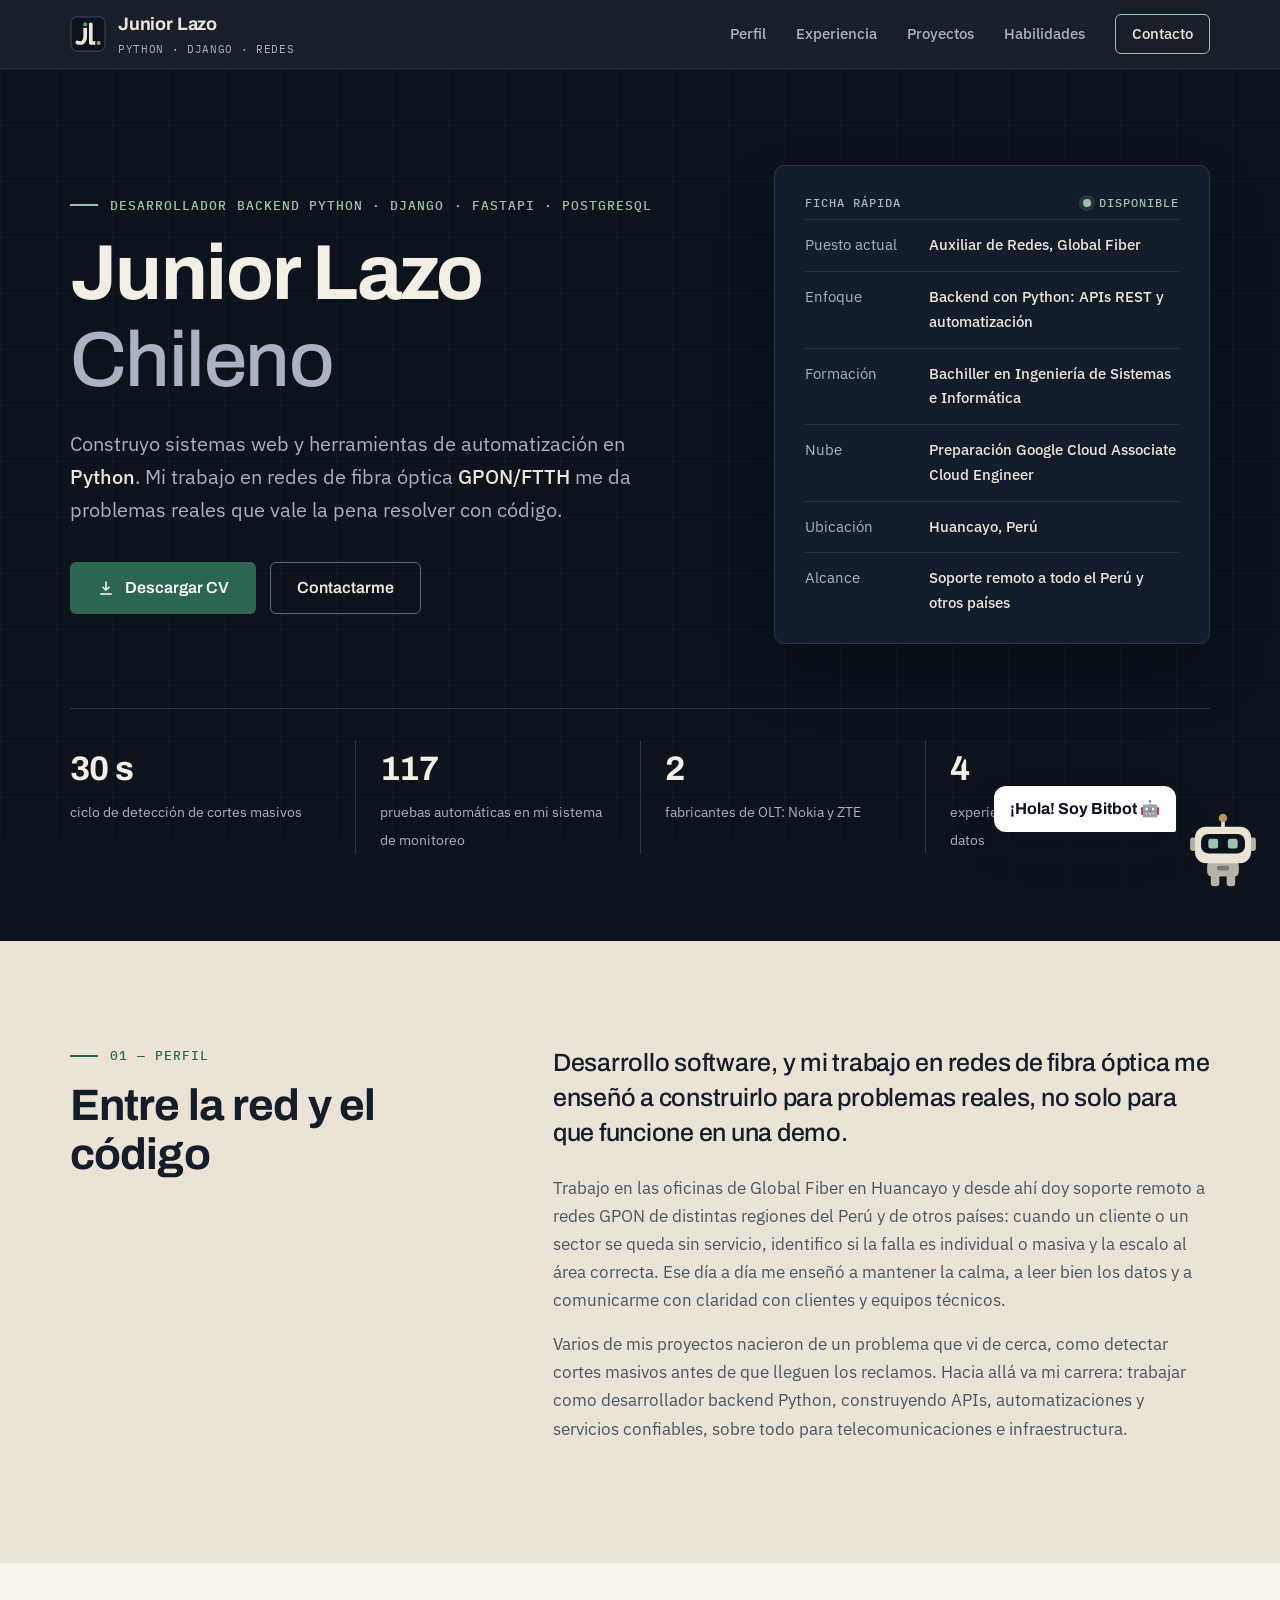
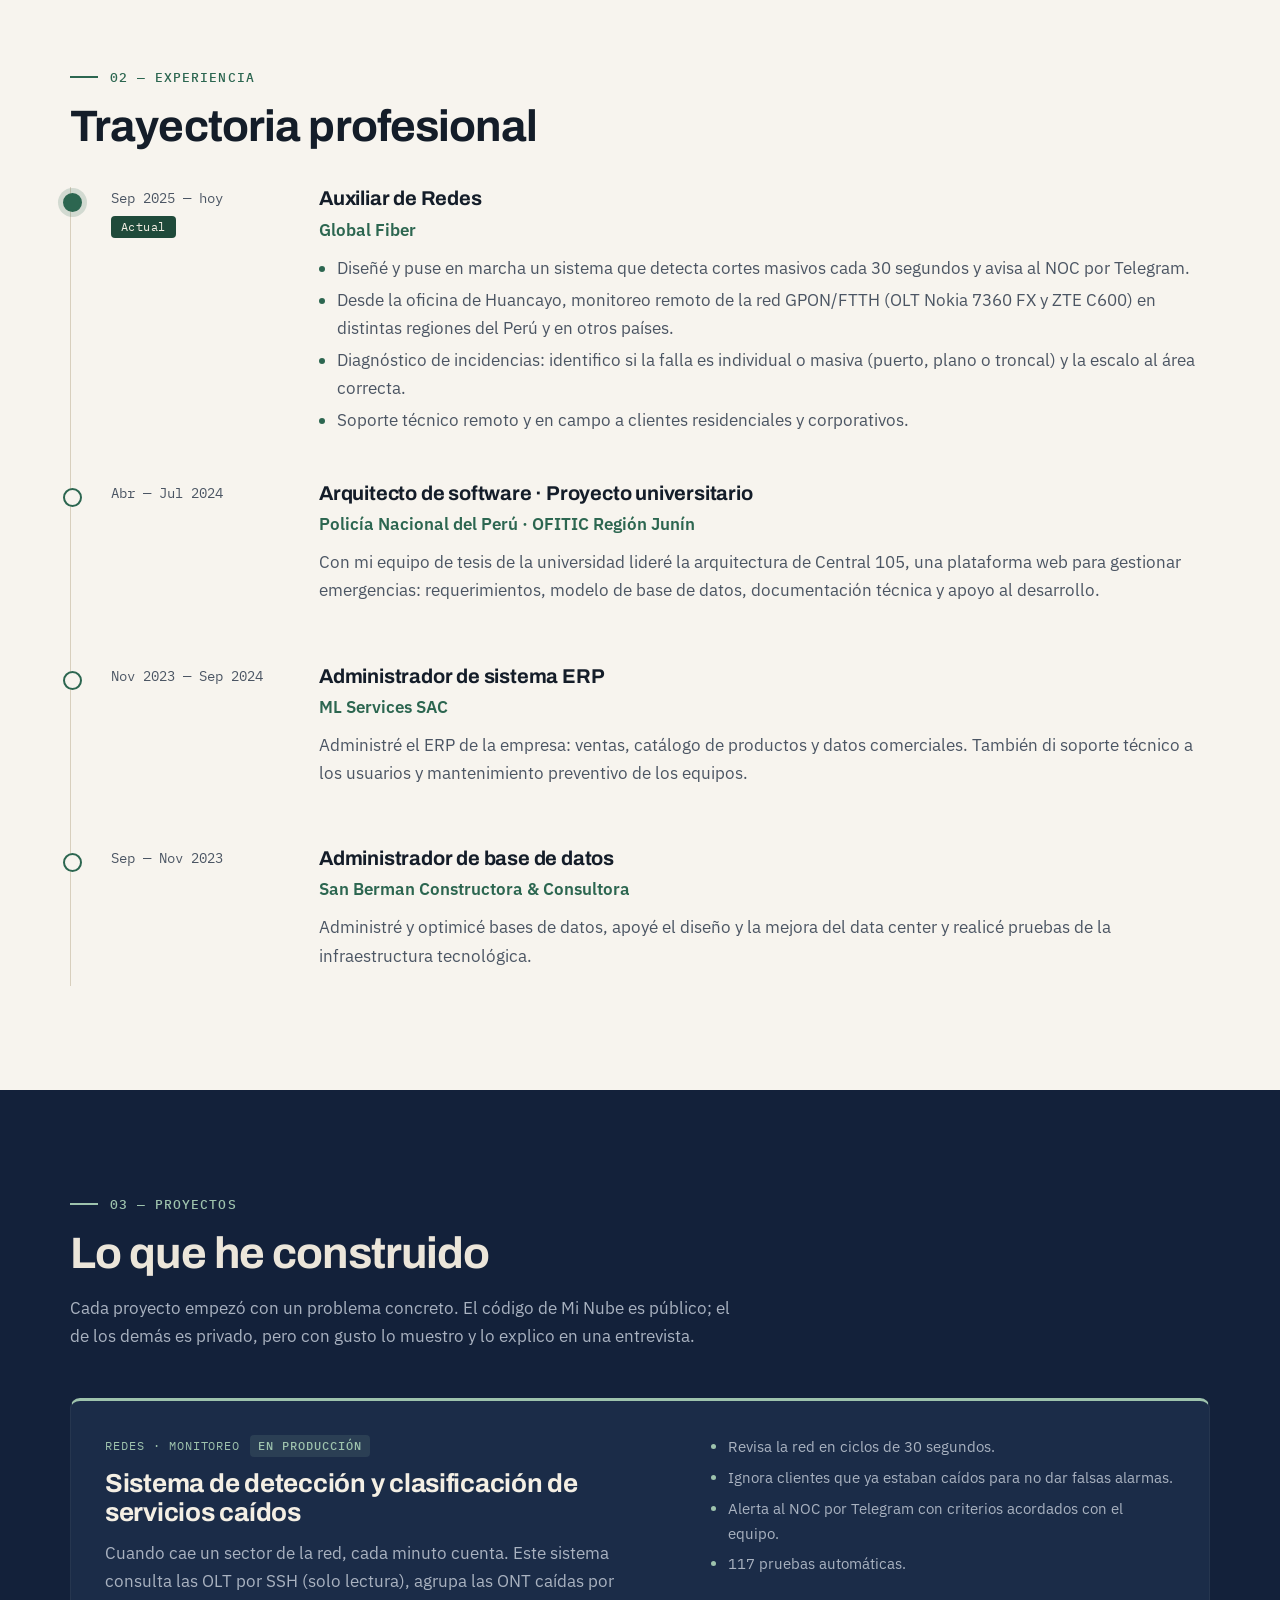
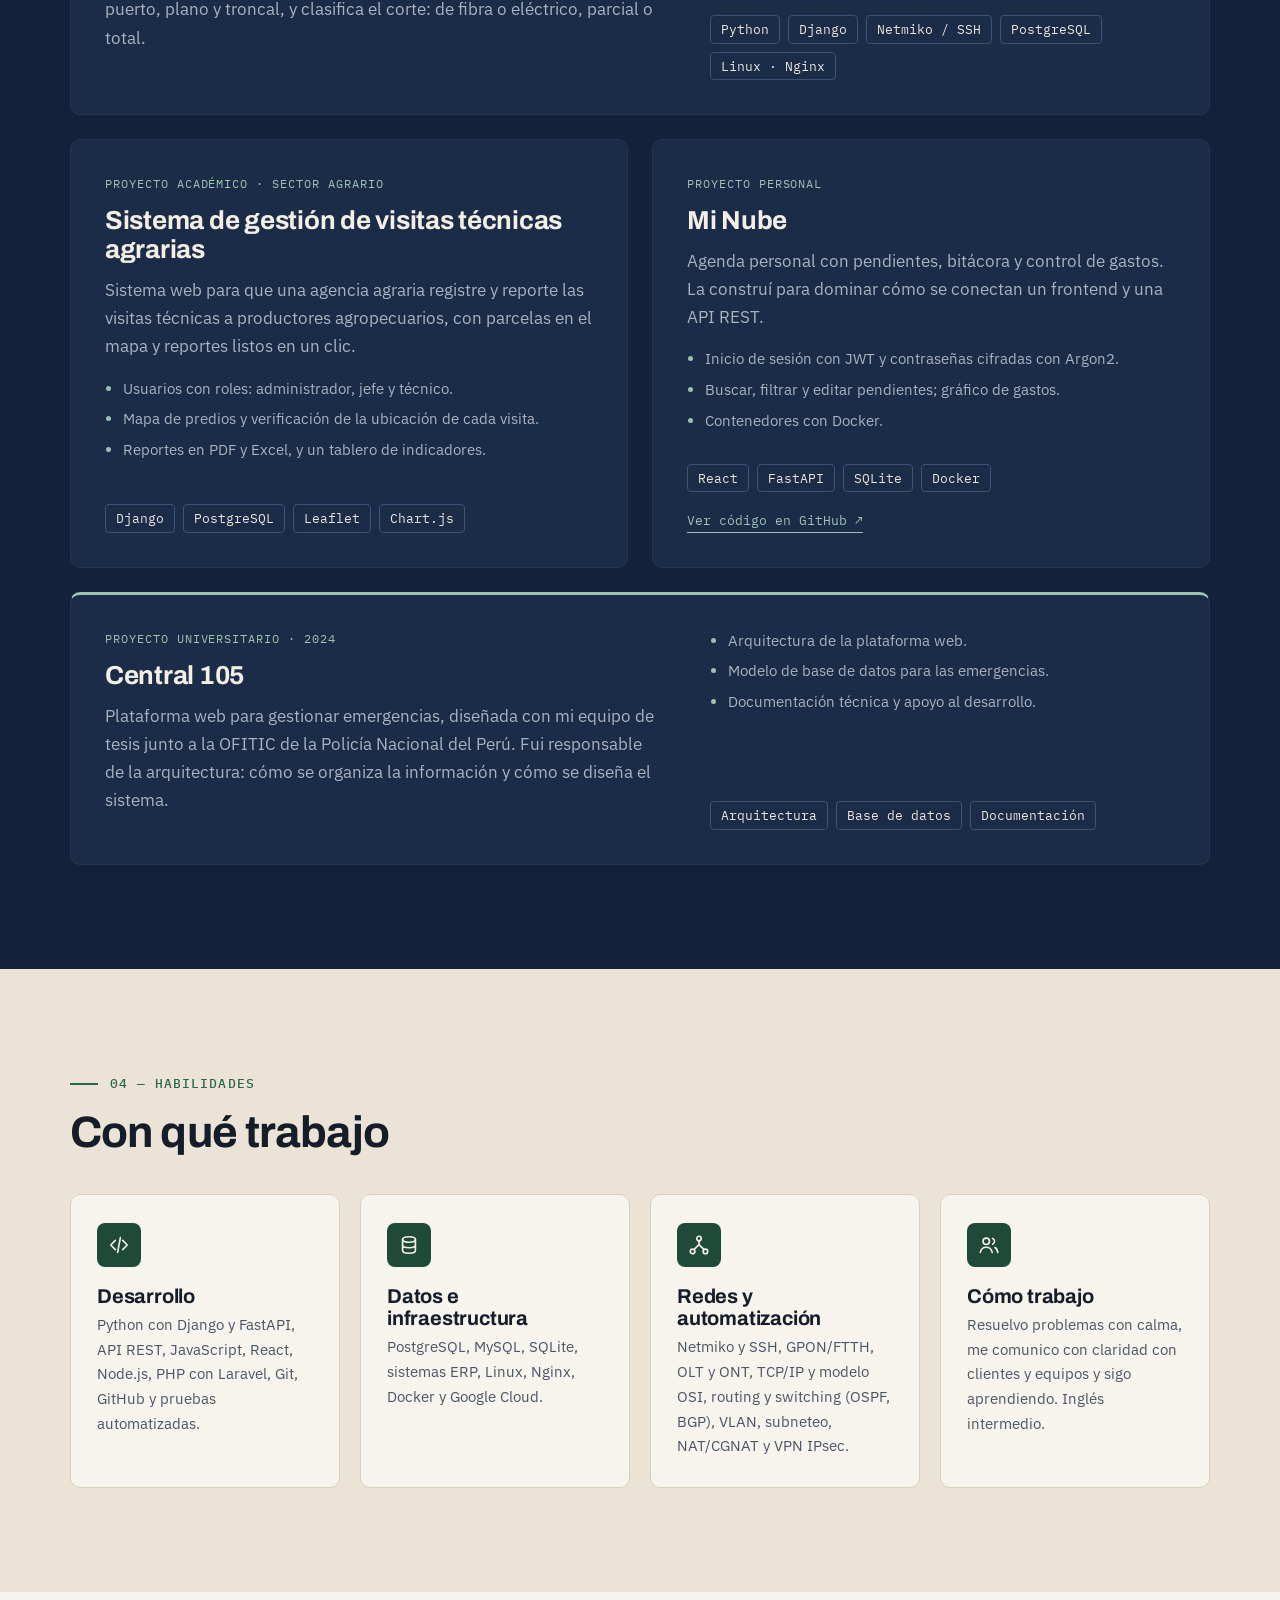
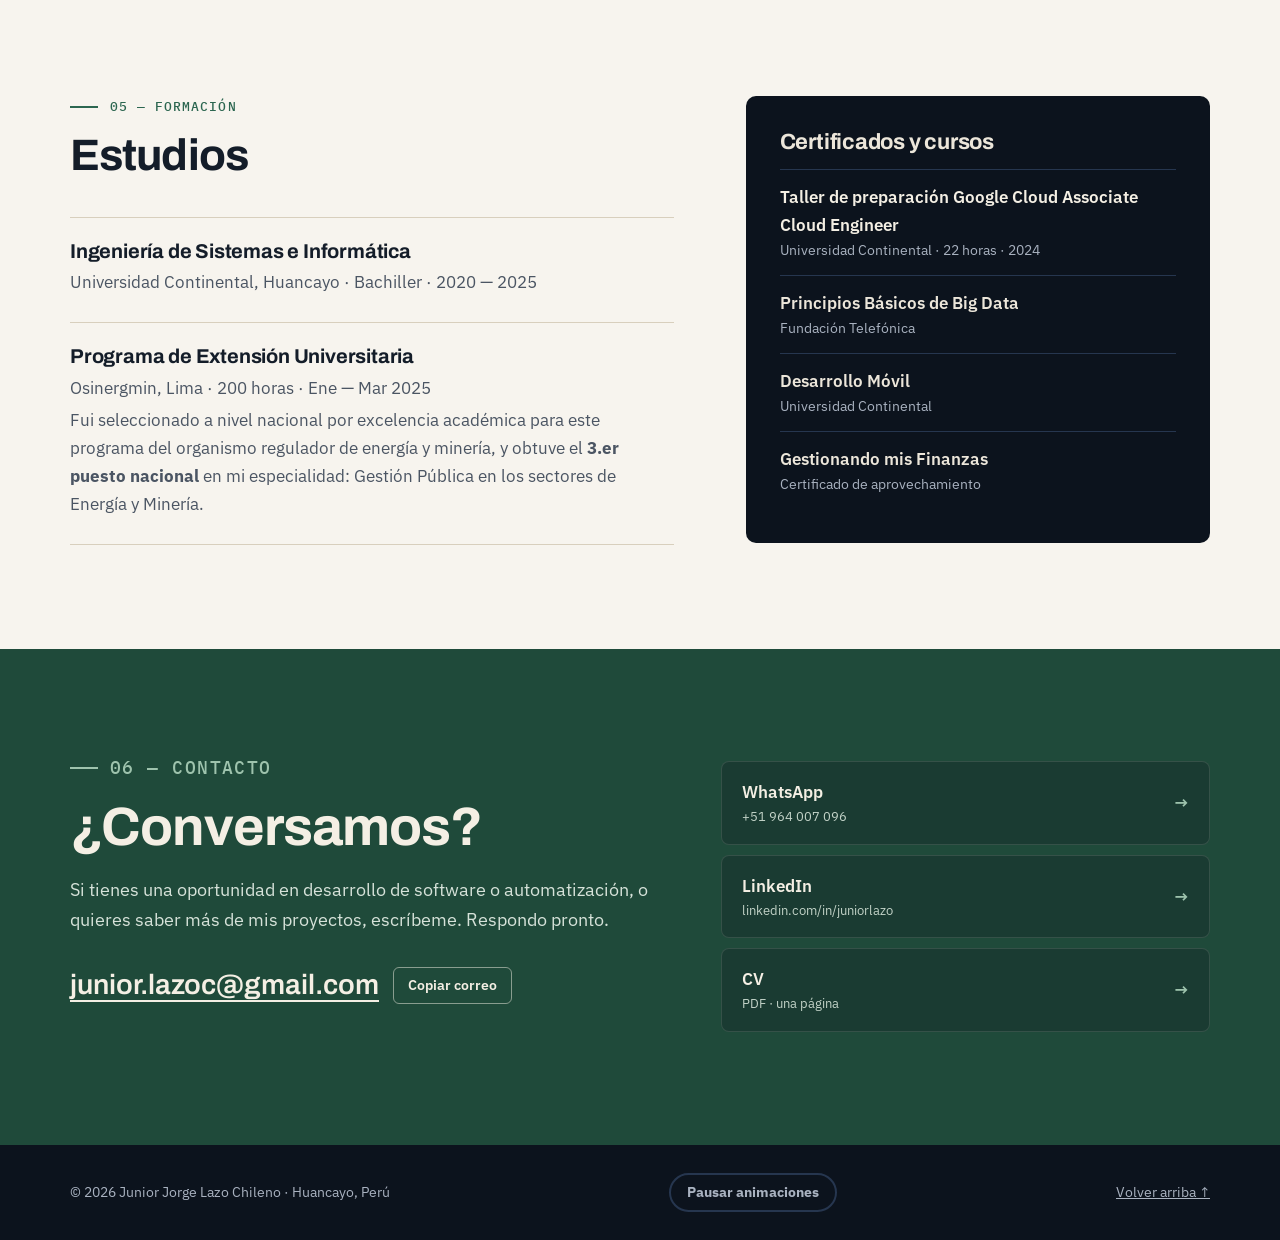
<file: index.html>
<!doctype html>
<html lang="es">
  <head>

    <!-- 01. Metadatos: título, descripción y vista previa al compartir. -->
    <meta charset="utf-8">
    <meta name="viewport" content="width=device-width, initial-scale=1">
    <meta name="theme-color" content="#0c131d">
    <meta name="description" content="Junior Lazo Chileno, desarrollador backend Python en Huancayo, Perú: Django, FastAPI y PostgreSQL, con experiencia en redes de fibra óptica y automatización.">
    <!-- Si cambias de dominio, actualiza estas 3 direcciones (ver DOMINIO.md). -->
    <meta property="og:url" content="https://juniorlazoc-develop.github.io/">
    <meta property="og:image" content="https://juniorlazoc-develop.github.io/assets/compartir.png?v=5">
    <link rel="canonical" href="https://juniorlazoc-develop.github.io/">
    <meta property="og:title" content="Junior Lazo | Desarrollador Backend Python">
    <meta property="og:description" content="Redes de fibra óptica GPON/FTTH y automatización con Python.">
    <meta property="og:type" content="website">
    <meta property="og:locale" content="es_PE">
    <meta property="og:image:width" content="1200">
    <meta property="og:image:height" content="630">
    <meta property="og:image:alt" content="Junior Lazo: desarrollador Python">
    <meta name="twitter:card" content="summary_large_image">
    <title>Junior Lazo | Desarrollador Backend Python</title>
    <link rel="icon" type="image/svg+xml" href="assets/favicon.svg?v=3">

    <!-- 02. Tipografías: Archivo (títulos), IBM Plex Sans (texto) e IBM Plex Mono (etiquetas técnicas). -->
    <link rel="preconnect" href="https://fonts.googleapis.com">
    <link rel="preconnect" href="https://fonts.gstatic.com" crossorigin>
    <link rel="stylesheet" href="https://fonts.googleapis.com/css2?family=Archivo:wght@500;600;700&family=IBM+Plex+Mono:wght@400;500&family=IBM+Plex+Sans:wght@400;500;600&display=swap">

    <!-- 03. Estilos: primero las bases, luego componentes y finalmente móvil. -->
    <link rel="stylesheet" href="css/base.css?v=3">
    <link rel="stylesheet" href="css/componentes.css?v=3">
    <link rel="stylesheet" href="css/mascotas.css?v=3">
    <link rel="stylesheet" href="css/adaptable.css?v=3">

    <!-- 04. JavaScript: defer espera a que el HTML esté listo. El orden importa. -->
    <script src="js/navegacion.js" defer></script>
    <script src="js/animaciones.js" defer></script>
    <script src="js/contacto.js" defer></script>
    <script src="js/mascotas.js?v=3" defer></script>
    <script src="js/principal.js" defer></script>
  </head>
  <body>
    <a class="saltar-contenido" href="#contenido">Saltar al contenido</a>

    <!-- 05. Encabezado: nombre y navegación. -->
    <header class="encabezado" id="encabezado">
      <div class="contenedor encabezado__interior">
        <a class="marca" href="#inicio">
          <img class="marca__logo" src="assets/favicon.svg?v=3" alt="" width="36" height="36">
          <span>Junior Lazo<small>Python · Django · Redes</small></span>
        </a>
        <button class="boton-menu" id="boton-menu" type="button" aria-expanded="false" aria-controls="menu-principal" hidden>
          <span id="texto-menu">Menú</span>
        </button>
        <nav class="navegacion" id="menu-principal" aria-label="Navegación principal">
          <a href="#sobre-mi">Perfil</a>
          <a href="#experiencia">Experiencia</a>
          <a href="#proyectos">Proyectos</a>
          <a href="#habilidades">Habilidades</a>
          <a class="navegacion__destacado" href="#contacto" data-saludo="Te llevo al contacto">Contacto</a>
        </nav>
      </div>
    </header>

    <main id="contenido">

      <!-- 06. Inicio: presentación, ficha rápida y cifras. -->
      <section class="inicio" id="inicio" aria-labelledby="titulo-inicio">
        <div class="contenedor">
          <div class="inicio__rejilla">
            <div data-revelar>
              <p class="etiqueta">Desarrollador Backend Python · Django · FastAPI · PostgreSQL</p>
              <h1 id="titulo-inicio">Junior Lazo <span>Chileno</span></h1>
              <p class="inicio__descripcion">
                Construyo sistemas web y herramientas de automatización en <strong>Python</strong>. Mi trabajo en
                redes de fibra óptica <strong>GPON/FTTH</strong> me da problemas reales que vale la pena resolver con código.
              </p>
              <div class="acciones">
                <a class="boton boton--principal" href="assets/CV_Junior_Lazo_Chileno.pdf?v=20261123d" download data-saludo="Gracias por llevarte mi CV">
                  <svg viewBox="0 0 24 24" fill="none" stroke="currentColor" stroke-width="2" stroke-linecap="round" stroke-linejoin="round" aria-hidden="true"><path d="M12 4v11m0 0-4-4m4 4 4-4M5 20h14"/></svg>
                  Descargar CV
                </a>
                <a class="boton boton--secundario" href="#contacto">Contactarme</a>
              </div>
            </div>

            <aside class="ficha" aria-labelledby="titulo-ficha" data-revelar>
              <h2 class="ficha__titulo" id="titulo-ficha">Ficha rápida <span class="estado">Disponible</span></h2>
              <dl>
                <div><dt>Puesto actual</dt><dd>Auxiliar de Redes, Global Fiber</dd></div>
                <div><dt>Enfoque</dt><dd>Backend con Python: APIs REST y automatización</dd></div>
                <div><dt>Formación</dt><dd>Bachiller en Ingeniería de Sistemas e Informática</dd></div>
                <div><dt>Nube</dt><dd>Preparación Google Cloud Associate Cloud Engineer</dd></div>
                <div><dt>Ubicación</dt><dd>Huancayo, Perú</dd></div>
                <div><dt>Alcance</dt><dd>Soporte remoto a todo el Perú y otros países</dd></div>
              </dl>
            </aside>
          </div>

          <div class="cifras" data-revelar>
            <p class="cifra"><strong>30 s</strong><span>ciclo de detección de cortes masivos</span></p>
            <p class="cifra"><strong>117</strong><span>pruebas automáticas en mi sistema de monitoreo</span></p>
            <p class="cifra"><strong>2</strong><span>fabricantes de OLT: Nokia y ZTE</span></p>
            <p class="cifra"><strong>4</strong><span>experiencias en redes, software y datos</span></p>
          </div>
        </div>
      </section>

      <!-- 07. Perfil. -->
      <section class="seccion seccion--arena sobre-mi" id="sobre-mi" aria-labelledby="titulo-sobre-mi">
        <div class="contenedor sobre-mi__rejilla">
          <div data-revelar>
            <p class="etiqueta">01 — Perfil</p>
            <h2 id="titulo-sobre-mi">Entre la red y el código</h2>
          </div>
          <div class="sobre-mi__texto" data-revelar>
            <p class="destacado">
              Desarrollo software, y mi trabajo en redes de fibra óptica me enseñó a construirlo para problemas reales,
              no solo para que funcione en una demo.
            </p>
            <p>
              Trabajo en las oficinas de Global Fiber en Huancayo y desde ahí doy soporte remoto a redes GPON de distintas
              regiones del Perú y de otros países: cuando un cliente o un sector se queda sin servicio, identifico si la falla es
              individual o masiva y la escalo al área correcta. Ese día a día me enseñó a mantener la calma, a leer bien
              los datos y a comunicarme con claridad con clientes y equipos técnicos.
            </p>
            <p>
              Varios de mis proyectos nacieron de un problema que vi de cerca, como detectar cortes masivos antes de que
              lleguen los reclamos. Hacia allá va mi carrera: trabajar como desarrollador backend Python, construyendo APIs,
              automatizaciones y servicios confiables, sobre todo para telecomunicaciones e infraestructura.
            </p>
          </div>
        </div>
      </section>

      <!-- 08. Experiencia: cada article es un puesto de trabajo. -->
      <section class="seccion experiencia" id="experiencia" aria-labelledby="titulo-experiencia">
        <div class="contenedor">
          <p class="etiqueta" data-revelar>02 — Experiencia</p>
          <h2 id="titulo-experiencia" data-revelar>Trayectoria profesional</h2>
          <div class="trayectoria">
            <article class="puesto puesto--actual" data-revelar>
              <p class="puesto__periodo">
                Sep 2025 — hoy<br>
                <span class="insignia">Actual</span>
              </p>
              <div>
                <h3>Auxiliar de Redes</h3>
                <p class="puesto__empresa">Global Fiber</p>
                <ul class="puesto__logros">
                  <li>Diseñé y puse en marcha un sistema que detecta cortes masivos cada 30 segundos y avisa al NOC por Telegram.</li>
                  <li>Desde la oficina de Huancayo, monitoreo remoto de la red GPON/FTTH (OLT Nokia 7360 FX y ZTE C600) en distintas regiones del Perú y en otros países.</li>
                  <li>Diagnóstico de incidencias: identifico si la falla es individual o masiva (puerto, plano o troncal) y la escalo al área correcta.</li>
                  <li>Soporte técnico remoto y en campo a clientes residenciales y corporativos.</li>
                </ul>
              </div>
            </article>
            <article class="puesto" data-revelar>
              <p class="puesto__periodo">Abr — Jul 2024</p>
              <div>
                <h3>Arquitecto de software · Proyecto universitario</h3>
                <p class="puesto__empresa">Policía Nacional del Perú · OFITIC Región Junín</p>
                <p>
                  Con mi equipo de tesis de la universidad lideré la arquitectura de Central 105, una plataforma web para
                  gestionar emergencias: requerimientos, modelo de base de datos, documentación técnica y apoyo al desarrollo.
                </p>
              </div>
            </article>
            <article class="puesto" data-revelar>
              <p class="puesto__periodo">Nov 2023 — Sep 2024</p>
              <div>
                <h3>Administrador de sistema ERP</h3>
                <p class="puesto__empresa">ML Services SAC</p>
                <p>
                  Administré el ERP de la empresa: ventas, catálogo de productos y datos comerciales. También di soporte
                  técnico a los usuarios y mantenimiento preventivo de los equipos.
                </p>
              </div>
            </article>
            <article class="puesto" data-revelar>
              <p class="puesto__periodo">Sep — Nov 2023</p>
              <div>
                <h3>Administrador de base de datos</h3>
                <p class="puesto__empresa">San Berman Constructora &amp; Consultora</p>
                <p>
                  Administré y optimicé bases de datos, apoyé el diseño y la mejora del data center y realicé pruebas de la
                  infraestructura tecnológica.
                </p>
              </div>
            </article>
          </div>
        </div>
      </section>

      <!-- 09. Proyectos: problema, solución y tecnologías. El código es privado. -->
      <section class="seccion seccion--oscura proyectos" id="proyectos" aria-labelledby="titulo-proyectos">
        <div class="contenedor">
          <div class="cabecera-seccion" data-revelar>
            <p class="etiqueta">03 — Proyectos</p>
            <h2 id="titulo-proyectos">Lo que he construido</h2>
            <p>
              Cada proyecto empezó con un problema concreto. El código de Mi Nube es público; el de los demás es privado,
              pero con gusto lo muestro y lo explico en una entrevista.
            </p>
          </div>
          <div class="proyectos__rejilla">
            <article class="proyecto proyecto--destacado" data-revelar data-saludo="Detecta servicios caídos en segundos">
              <div class="proyecto__texto">
                <p class="proyecto__tipo">Redes · Monitoreo <b>En producción</b></p>
                <h3>Sistema de detección y clasificación de servicios caídos</h3>
                <p>
                  Cuando cae un sector de la red, cada minuto cuenta. Este sistema consulta las OLT por SSH (solo lectura),
                  agrupa las ONT caídas por puerto, plano y troncal, y clasifica el corte: de fibra o eléctrico, parcial o total.
                </p>
              </div>
              <ul class="proyecto__logros">
                <li>Revisa la red en ciclos de 30 segundos.</li>
                <li>Ignora clientes que ya estaban caídos para no dar falsas alarmas.</li>
                <li>Alerta al NOC por Telegram con criterios acordados con el equipo.</li>
                <li>117 pruebas automáticas.</li>
              </ul>
              <ul class="chips" aria-label="Tecnologías">
                <li>Python</li>
                <li>Django</li>
                <li>Netmiko / SSH</li>
                <li>PostgreSQL</li>
                <li>Linux · Nginx</li>
              </ul>
            </article>
            <article class="proyecto" data-revelar data-saludo="Reportes en un clic">
              <p class="proyecto__tipo">Proyecto académico · Sector agrario</p>
              <h3>Sistema de gestión de visitas técnicas agrarias</h3>
              <p>
                Sistema web para que una agencia agraria registre y reporte las visitas técnicas a productores
                agropecuarios, con parcelas en el mapa y reportes listos en un clic.
              </p>
              <ul class="proyecto__logros">
                <li>Usuarios con roles: administrador, jefe y técnico.</li>
                <li>Mapa de predios y verificación de la ubicación de cada visita.</li>
                <li>Reportes en PDF y Excel, y un tablero de indicadores.</li>
              </ul>
              <ul class="chips" aria-label="Tecnologías">
                <li>Django</li>
                <li>PostgreSQL</li>
                <li>Leaflet</li>
                <li>Chart.js</li>
              </ul>
            </article>
            <article class="proyecto" data-revelar data-saludo="FastAPI y React en acción">
              <p class="proyecto__tipo">Proyecto personal</p>
              <h3>Mi Nube</h3>
              <p>
                Agenda personal con pendientes, bitácora y control de gastos. La construí para dominar cómo se conectan
                un frontend y una API REST.
              </p>
              <ul class="proyecto__logros">
                <li>Inicio de sesión con JWT y contraseñas cifradas con Argon2.</li>
                <li>Buscar, filtrar y editar pendientes; gráfico de gastos.</li>
                <li>Contenedores con Docker.</li>
              </ul>
              <ul class="chips" aria-label="Tecnologías">
                <li>React</li>
                <li>FastAPI</li>
                <li>SQLite</li>
                <li>Docker</li>
              </ul>
              <a class="proyecto__codigo" href="https://github.com/juniorlazoc-develop/mi-nube-agenda" target="_blank" rel="noopener">Ver código en GitHub <span aria-hidden="true">↗</span></a>
            </article>
            <article class="proyecto proyecto--destacado" data-revelar data-saludo="Tecnología al servicio de emergencias">
              <div class="proyecto__texto">
                <p class="proyecto__tipo">Proyecto universitario · 2024</p>
                <h3>Central 105</h3>
                <p>
                  Plataforma web para gestionar emergencias, diseñada con mi equipo de tesis junto a la OFITIC de la
                  Policía Nacional del Perú. Fui responsable de la arquitectura: cómo se organiza la información y cómo se
                  diseña el sistema.
                </p>
              </div>
              <ul class="proyecto__logros">
                <li>Arquitectura de la plataforma web.</li>
                <li>Modelo de base de datos para las emergencias.</li>
                <li>Documentación técnica y apoyo al desarrollo.</li>
              </ul>
              <ul class="chips" aria-label="Áreas">
                <li>Arquitectura</li>
                <li>Base de datos</li>
                <li>Documentación</li>
              </ul>
            </article>
          </div>
        </div>
      </section>

      <!-- 10. Habilidades: agrupadas por área, sin porcentajes inventados. -->
      <section class="seccion seccion--arena habilidades" id="habilidades" aria-labelledby="titulo-habilidades">
        <div class="contenedor">
          <p class="etiqueta" data-revelar>04 — Habilidades</p>
          <h2 id="titulo-habilidades" data-revelar>Con qué trabajo</h2>
          <div class="habilidades__rejilla">
            <div class="habilidad" data-revelar>
              <span class="habilidad__icono" aria-hidden="true">
                <svg viewBox="0 0 24 24" fill="none" stroke="currentColor" stroke-width="1.8" stroke-linecap="round" stroke-linejoin="round"><path d="m8 7-5 5 5 5M16 7l5 5-5 5M13.5 4l-3 16"/></svg>
              </span>
              <h3>Desarrollo</h3>
              <p>Python con Django y FastAPI, API REST, JavaScript, React, Node.js, PHP con Laravel, Git, GitHub y pruebas automatizadas.</p>
            </div>
            <div class="habilidad" data-revelar>
              <span class="habilidad__icono" aria-hidden="true">
                <svg viewBox="0 0 24 24" fill="none" stroke="currentColor" stroke-width="1.8" stroke-linecap="round" stroke-linejoin="round"><ellipse cx="12" cy="6" rx="7" ry="3"/><path d="M5 6v6c0 1.7 3.1 3 7 3s7-1.3 7-3V6M5 12v6c0 1.7 3.1 3 7 3s7-1.3 7-3v-6"/></svg>
              </span>
              <h3>Datos e infraestructura</h3>
              <p>PostgreSQL, MySQL, SQLite, sistemas ERP, Linux, Nginx, Docker y Google Cloud.</p>
            </div>
            <div class="habilidad" data-revelar>
              <span class="habilidad__icono" aria-hidden="true">
                <svg viewBox="0 0 24 24" fill="none" stroke="currentColor" stroke-width="1.8" stroke-linecap="round" stroke-linejoin="round"><circle cx="12" cy="5" r="2.5"/><circle cx="5" cy="19" r="2.5"/><circle cx="19" cy="19" r="2.5"/><path d="M12 7.5v4M12 11.5 6.5 17M12 11.5l5.5 5.5"/></svg>
              </span>
              <h3>Redes y automatización</h3>
              <p>Netmiko y SSH, GPON/FTTH, OLT y ONT, TCP/IP y modelo OSI, routing y switching (OSPF, BGP), VLAN, subneteo, NAT/CGNAT y VPN IPsec.</p>
            </div>
            <div class="habilidad" data-revelar>
              <span class="habilidad__icono" aria-hidden="true">
                <svg viewBox="0 0 24 24" fill="none" stroke="currentColor" stroke-width="1.8" stroke-linecap="round" stroke-linejoin="round"><circle cx="9" cy="8" r="3.5"/><path d="M2.5 20c.8-3.5 3.4-5.5 6.5-5.5s5.7 2 6.5 5.5M16 4.8a3.5 3.5 0 0 1 0 6.4M18.5 14.8c1.6.8 2.6 2.6 3 5.2"/></svg>
              </span>
              <h3>Cómo trabajo</h3>
              <p>Resuelvo problemas con calma, me comunico con claridad con clientes y equipos y sigo aprendiendo. Inglés intermedio.</p>
            </div>
          </div>
        </div>
      </section>

      <!-- 11. Formación: información tomada del CV. -->
      <section class="seccion formacion" id="formacion" aria-labelledby="titulo-formacion">
        <div class="contenedor formacion__rejilla">
          <div data-revelar>
            <p class="etiqueta">05 — Formación</p>
            <h2 id="titulo-formacion">Estudios</h2>
            <article class="estudio">
              <h3>Ingeniería de Sistemas e Informática</h3>
              <p>Universidad Continental, Huancayo · Bachiller · 2020 — 2025</p>
            </article>
            <article class="estudio">
              <h3>Programa de Extensión Universitaria</h3>
              <p>Osinergmin, Lima · 200 horas · Ene — Mar 2025</p>
              <p>Fui seleccionado a nivel nacional por excelencia académica para este programa del organismo regulador de
              energía y minería, y obtuve el <strong>3.er puesto nacional</strong> en mi especialidad: Gestión Pública en los
              sectores de Energía y Minería.</p>
            </article>
          </div>
          <aside class="certificaciones" aria-labelledby="titulo-certificaciones" data-revelar>
            <h3 id="titulo-certificaciones">Certificados y cursos</h3>
            <ul>
              <li>
                Taller de preparación Google Cloud Associate Cloud Engineer
                <small>Universidad Continental · 22 horas · 2024</small>
              </li>
              <li>
                Principios Básicos de Big Data
                <small>Fundación Telefónica</small>
              </li>
              <li>
                Desarrollo Móvil
                <small>Universidad Continental</small>
              </li>
              <li>
                Gestionando mis Finanzas
                <small>Certificado de aprovechamiento</small>
              </li>
            </ul>
          </aside>
        </div>
      </section>

      <!-- 12. Contacto: enlaces reales y botón para copiar el correo. -->
      <section class="seccion contacto" id="contacto" aria-labelledby="titulo-contacto">
        <div class="contenedor contacto__interior" data-revelar>
          <div>
            <p class="etiqueta">06 — Contacto</p>
            <h2 id="titulo-contacto">¿Conversamos?</h2>
            <p>
              Si tienes una oportunidad en desarrollo de software o automatización, o quieres saber más de mis proyectos, escríbeme.
              Respondo pronto.
            </p>
            <div class="contacto__correo">
              <a href="mailto:junior.lazoc@gmail.com" id="enlace-correo">junior.lazoc@gmail.com</a>
              <button class="boton-copiar" id="copiar-correo" type="button" hidden>Copiar correo</button>
            </div>
            <p class="estado-copia" id="estado-copia" role="status" aria-live="polite"></p>
          </div>
          <ul class="contacto__enlaces">
            <li>
              <a href="https://wa.me/51964007096" target="_blank" rel="noopener noreferrer" data-saludo="Abriendo WhatsApp">
                <span>WhatsApp<small>+51 964 007 096</small></span>
              </a>
            </li>
            <li>
              <a href="https://www.linkedin.com/in/juniorlazo" target="_blank" rel="noopener noreferrer" data-saludo="Nos vemos en LinkedIn">
                <span>LinkedIn<small>linkedin.com/in/juniorlazo</small></span>
              </a>
            </li>
            <li>
              <a href="assets/CV_Junior_Lazo_Chileno.pdf?v=20261123d" download data-saludo="Gracias por llevarte mi CV">
                <span>CV<small>PDF · una página</small></span>
              </a>
            </li>
          </ul>
        </div>
      </section>
    </main>

    <!-- Bitbot: el único robot de la página. Vive en la esquina (lo controla mascotas.js). -->
    <div class="bitbot" id="bitbot">
      <p class="bitbot__texto" id="bitbot-texto" aria-live="polite"></p>
      <button class="bitbot__dibujo" id="bitbot-dibujo" type="button" aria-label="Bitbot, el robot del portafolio: tócalo para que diga algo"></button>
    </div>

    <!-- 13. Pie de página. -->
    <footer class="pie-pagina">
      <div class="contenedor pie-pagina__interior">
        <p>© 2026 Junior Jorge Lazo Chileno · Huancayo, Perú</p>
        <button class="control-mascotas" id="control-mascotas" type="button" aria-pressed="false" hidden>Pausar animaciones</button>
        <a href="#inicio">Volver arriba ↑</a>
      </div>
    </footer>
  </body>
</html>
</file>
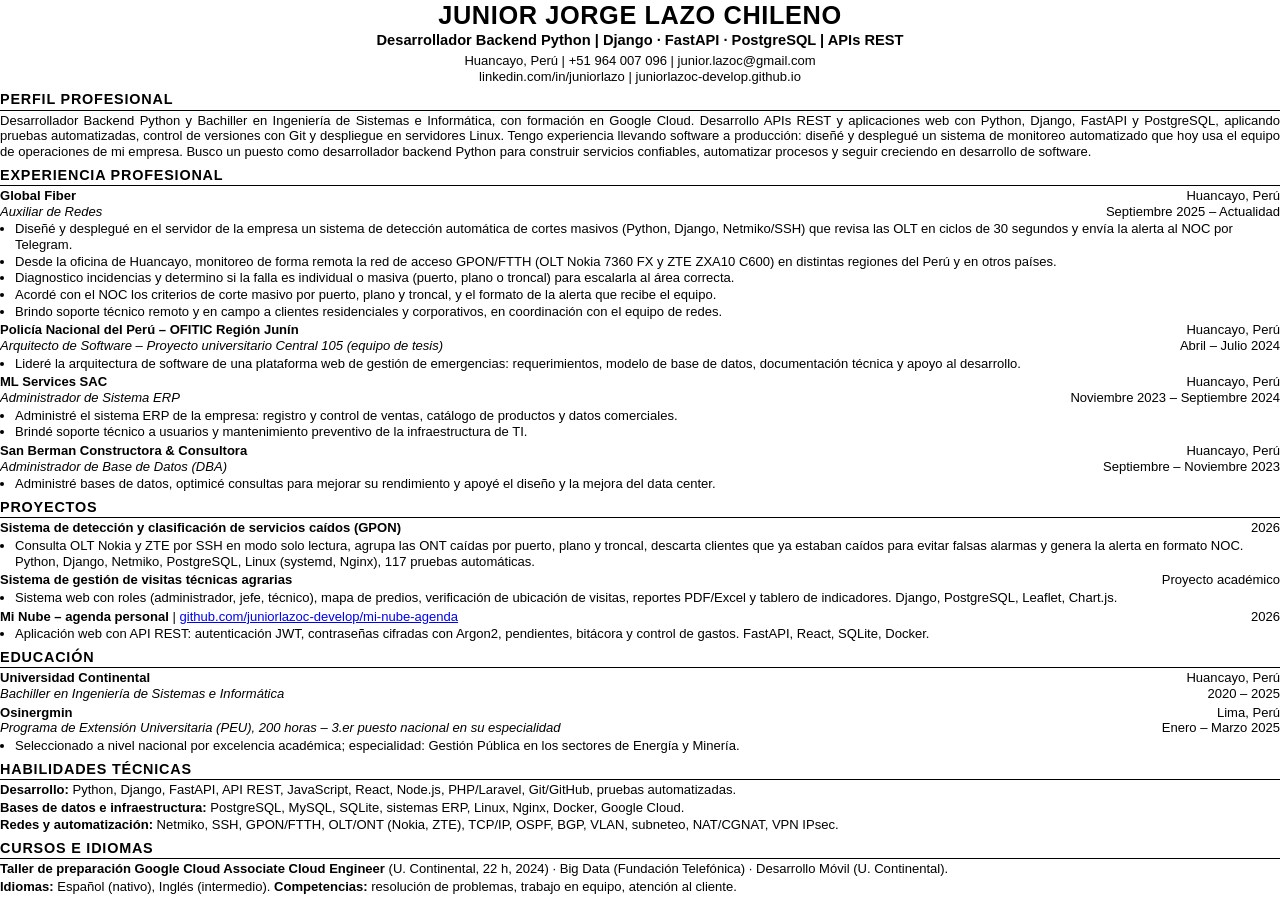
<file: herramientas/cv.html>
<!DOCTYPE html>
<html lang="es">
  <head>
    <meta charset="utf-8">
    <title>CV Junior Jorge Lazo Chileno - Desarrollador Backend Python</title>
    <meta name="author" content="Junior Jorge Lazo Chileno">
    <meta name="keywords" content="Desarrollador Python, desarrollador backend, full stack, Django, FastAPI, React, API REST, PostgreSQL, automatización, Netmiko, Linux, redes GPON">
    <!--
      CV ATS (formato Harvard). Es la versión que se sube a portales de empleo
      (Computrabajo, Bumeran, LinkedIn, Indeed) y la que lee el filtro automático.
      Reglas: una página, una sola columna, sin tablas ni imágenes, texto real,
      títulos de sección estándar y palabras clave tal como aparecen en los avisos.
      Para regenerar assets/CV_Junior_Lazo_Chileno.pdf, mira herramientas/LEEME.md.
    -->
    <style>
      @page { size: A4; margin: 10mm 13mm; }
      * { box-sizing: border-box; }
      body {
        margin: 0;
        font-family: Calibri, "Segoe UI", Arial, sans-serif;
        font-size: 9.8pt;
        line-height: 1.2;
        font-variant-ligatures: none;
        font-feature-settings: "liga" 0, "clig" 0;
        color: #000;
      }
      h1 {
        margin: 0;
        text-align: center;
        font-size: 19pt;
        letter-spacing: .6px;
      }
      .titulo {
        margin: 2px 0 0;
        text-align: center;
        font-size: 11pt;
        font-weight: bold;
      }
      .contacto {
        margin: 3px 0 0;
        text-align: center;
        font-size: 9.8pt;
      }
      .contacto a { color: #000; text-decoration: none; }
      h2 {
        margin: 7px 0 2px;
        padding-bottom: 1px;
        border-bottom: 1px solid #000;
        font-size: 10.8pt;
        text-transform: uppercase;
        letter-spacing: .8px;
      }
      p { margin: 0; }
      .perfil { text-align: justify; }
      .entrada { margin-bottom: 3px; }
      .fila { display: flex; justify-content: space-between; gap: 12px; }
      .fila span:last-child { white-space: nowrap; }
      .lugar { font-weight: bold; }
      .cargo { font-style: italic; }
      ul { margin: 2px 0 0; padding-left: 15px; }
      li { margin: 0 0 1px; }
      .habilidades p { margin-bottom: 2px; }
    </style>
  </head>
  <body>
    <h1>JUNIOR JORGE LAZO CHILENO</h1>
    <p class="titulo">Desarrollador Backend Python | Django · FastAPI · PostgreSQL | APIs REST</p>
    <p class="contacto">
      Huancayo, Perú | +51 964 007 096 |
      <a href="mailto:junior.lazoc@gmail.com">junior.lazoc@gmail.com</a><br>
      <a href="https://www.linkedin.com/in/juniorlazo">linkedin.com/in/juniorlazo</a> |
      <a href="https://juniorlazoc-develop.github.io/">juniorlazoc-develop.github.io</a>
    </p>

    <h2>Perfil profesional</h2>
    <p class="perfil">
      Desarrollador Backend Python y Bachiller en Ingeniería de Sistemas e Informática, con formación en Google Cloud. Desarrollo APIs REST y aplicaciones web con Python, Django, FastAPI y PostgreSQL, aplicando
      pruebas automatizadas, control de versiones con Git y despliegue en servidores Linux. Tengo experiencia llevando
      software a producción: diseñé y desplegué un sistema de monitoreo automatizado que hoy usa el equipo de operaciones
      de mi empresa. Busco un puesto como desarrollador backend Python para construir servicios confiables, automatizar
      procesos y seguir creciendo en desarrollo de software.
    </p>

    <h2>Experiencia profesional</h2>
    <div class="entrada">
      <div class="fila"><span class="lugar">Global Fiber</span><span>Huancayo, Perú</span></div>
      <div class="fila"><span class="cargo">Auxiliar de Redes</span><span>Septiembre 2025 – Actualidad</span></div>
      <ul>
        <li>Diseñé y desplegué en el servidor de la empresa un sistema de detección automática de cortes masivos (Python, Django, Netmiko/SSH) que revisa las OLT en ciclos de 30 segundos y envía la alerta al NOC por Telegram.</li>
        <li>Desde la oficina de Huancayo, monitoreo de forma remota la red de acceso GPON/FTTH (OLT Nokia 7360 FX y ZTE ZXA10 C600) en distintas regiones del Perú y en otros países.</li>
        <li>Diagnostico incidencias y determino si la falla es individual o masiva (puerto, plano o troncal) para escalarla al área correcta.</li>
        <li>Acordé con el NOC los criterios de corte masivo por puerto, plano y troncal, y el formato de la alerta que recibe el equipo.</li>
        <li>Brindo soporte técnico remoto y en campo a clientes residenciales y corporativos, en coordinación con el equipo de redes.</li>
      </ul>
    </div>
    <div class="entrada">
      <div class="fila"><span class="lugar">Policía Nacional del Perú – OFITIC Región Junín</span><span>Huancayo, Perú</span></div>
      <div class="fila"><span class="cargo">Arquitecto de Software – Proyecto universitario Central 105 (equipo de tesis)</span><span>Abril – Julio 2024</span></div>
      <ul>
        <li>Lideré la arquitectura de software de una plataforma web de gestión de emergencias: requerimientos, modelo de base de datos, documentación técnica y apoyo al desarrollo.</li>
      </ul>
    </div>
    <div class="entrada">
      <div class="fila"><span class="lugar">ML Services SAC</span><span>Huancayo, Perú</span></div>
      <div class="fila"><span class="cargo">Administrador de Sistema ERP</span><span>Noviembre 2023 – Septiembre 2024</span></div>
      <ul>
        <li>Administré el sistema ERP de la empresa: registro y control de ventas, catálogo de productos y datos comerciales.</li>
        <li>Brindé soporte técnico a usuarios y mantenimiento preventivo de la infraestructura de TI.</li>
      </ul>
    </div>
    <div class="entrada">
      <div class="fila"><span class="lugar">San Berman Constructora &amp; Consultora</span><span>Huancayo, Perú</span></div>
      <div class="fila"><span class="cargo">Administrador de Base de Datos (DBA)</span><span>Septiembre – Noviembre 2023</span></div>
      <ul>
        <li>Administré bases de datos, optimicé consultas para mejorar su rendimiento y apoyé el diseño y la mejora del data center.</li>
      </ul>
    </div>

    <h2>Proyectos</h2>
    <div class="entrada">
      <div class="fila"><span class="lugar">Sistema de detección y clasificación de servicios caídos (GPON)</span><span>2026</span></div>
      <ul>
        <li>Consulta OLT Nokia y ZTE por SSH en modo solo lectura, agrupa las ONT caídas por puerto, plano y troncal, descarta clientes que ya estaban caídos para evitar falsas alarmas y genera la alerta en formato NOC. Python, Django, Netmiko, PostgreSQL, Linux (systemd, Nginx), 117 pruebas automáticas.</li>
      </ul>
    </div>
    <div class="entrada">
      <div class="fila"><span class="lugar">Sistema de gestión de visitas técnicas agrarias</span><span>Proyecto académico</span></div>
      <ul>
        <li>Sistema web con roles (administrador, jefe, técnico), mapa de predios, verificación de ubicación de visitas, reportes PDF/Excel y tablero de indicadores. Django, PostgreSQL, Leaflet, Chart.js.</li>
      </ul>
    </div>
    <div class="entrada">
      <div class="fila"><span><span class="lugar">Mi Nube – agenda personal</span> | <a href="https://github.com/juniorlazoc-develop/mi-nube-agenda">github.com/juniorlazoc-develop/mi-nube-agenda</a></span><span>2026</span></div>
      <ul>
        <li>Aplicación web con API REST: autenticación JWT, contraseñas cifradas con Argon2, pendientes, bitácora y control de gastos. FastAPI, React, SQLite, Docker.</li>
      </ul>
    </div>

    <h2>Educación</h2>
    <div class="entrada">
      <div class="fila"><span class="lugar">Universidad Continental</span><span>Huancayo, Perú</span></div>
      <div class="fila"><span class="cargo">Bachiller en Ingeniería de Sistemas e Informática</span><span>2020 – 2025</span></div>
    </div>
    <div class="entrada">
      <div class="fila"><span class="lugar">Osinergmin</span><span>Lima, Perú</span></div>
      <div class="fila"><span class="cargo">Programa de Extensión Universitaria (PEU), 200 horas – 3.er puesto nacional en su especialidad</span><span>Enero – Marzo 2025</span></div>
      <ul>
        <li>Seleccionado a nivel nacional por excelencia académica; especialidad: Gestión Pública en los sectores de Energía y Minería.</li>
      </ul>
    </div>

    <h2>Habilidades técnicas</h2>
    <div class="habilidades">
      <p><b>Desarrollo:</b> Python, Django, FastAPI, API REST, JavaScript, React, Node.js, PHP/Laravel, Git/GitHub, pruebas automatizadas.</p>
      <p><b>Bases de datos e infraestructura:</b> PostgreSQL, MySQL, SQLite, sistemas ERP, Linux, Nginx, Docker, Google Cloud.</p>
      <p><b>Redes y automatización:</b> Netmiko, SSH, GPON/FTTH, OLT/ONT (Nokia, ZTE), TCP/IP, OSPF, BGP, VLAN, subneteo, NAT/CGNAT, VPN IPsec.</p>
    </div>

    <h2>Cursos e idiomas</h2>
    <div class="habilidades">
      <p><b>Taller de preparación Google Cloud Associate Cloud Engineer</b> (U. Continental, 22 h, 2024) · Big Data (Fundación Telefónica) · Desarrollo Móvil (U. Continental).</p>
      <p><b>Idiomas:</b> Español (nativo), Inglés (intermedio). <b>Competencias:</b> resolución de problemas, trabajo en equipo, atención al cliente.</p>
    </div>
  </body>
</html>
</file>
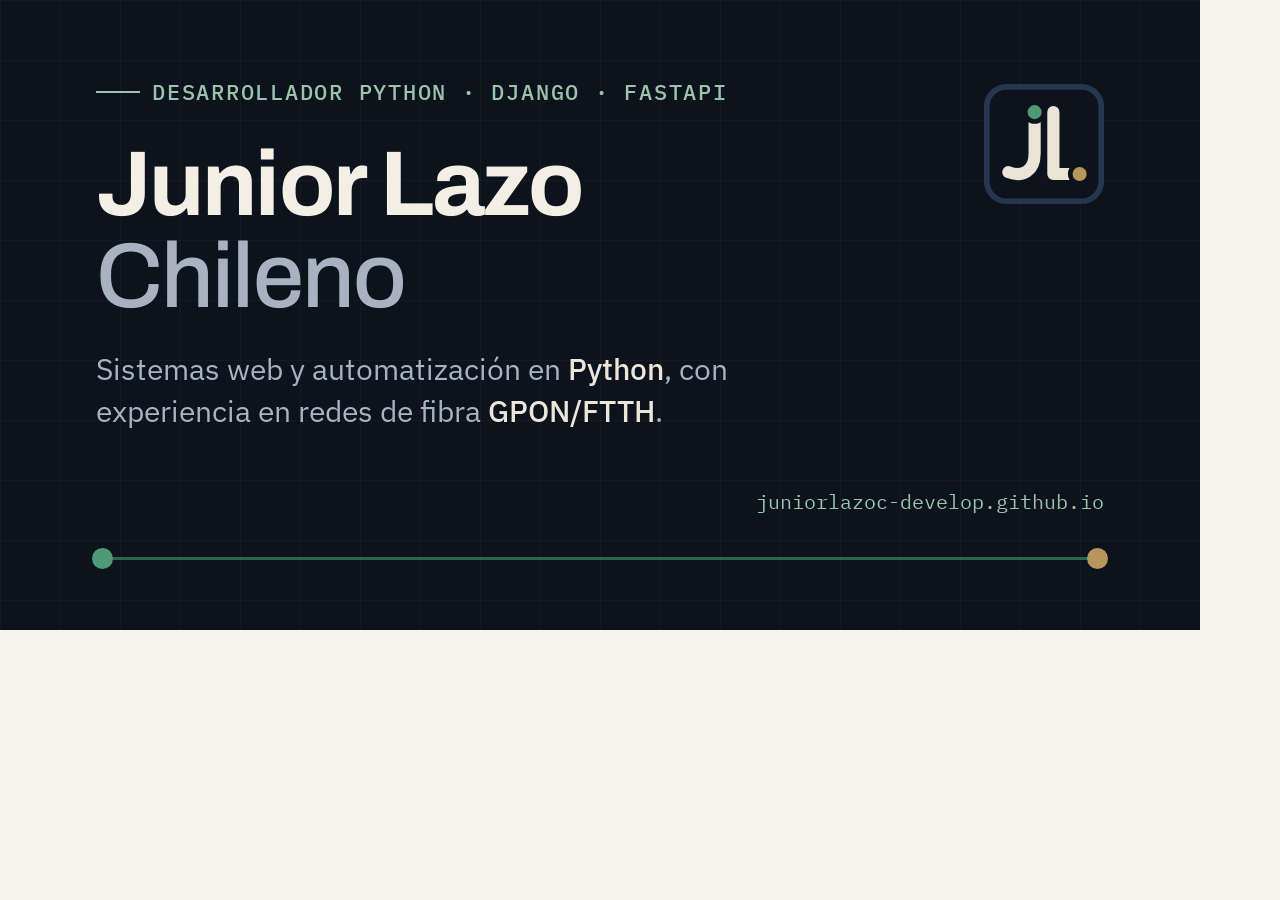
<file: herramientas/imagen-compartir.html>
<!doctype html>
<html lang="es">
  <head>

    <!--
      Fuente de assets/compartir.png: la imagen que muestran LinkedIn,
      WhatsApp y otras redes al compartir el enlace (1200 × 630 px).
      Para regenerarla, sigue las instrucciones de herramientas/LEEME.md.
    -->
    <meta charset="utf-8">
    <title>Imagen para compartir</title>
    <link rel="stylesheet" href="https://fonts.googleapis.com/css2?family=Archivo:wght@500;700&family=IBM+Plex+Mono:wght@500&family=IBM+Plex+Sans:wght@400;500&display=swap">
    <link rel="stylesheet" href="../css/base.css">
    <style>
      html, body {
        margin: 0;
        width: 1200px;
        height: 630px;
        overflow: hidden;
      }
      .tarjeta {
        position: relative;
        box-sizing: border-box;
        width: 1200px;
        height: 630px;
        padding: 74px 96px;
        background:
          linear-gradient(#ffffff08 1px, transparent 1px) 0 0 / 60px 60px,
          linear-gradient(90deg, #ffffff08 1px, transparent 1px) 0 0 / 60px 60px,
          var(--tinta);
        color: var(--texto-claro);
        overflow: hidden;
      }
      .logo {
        position: absolute;
        top: 84px;
        right: 96px;
        width: 120px;
        height: 120px;
      }
      .etiqueta {
        color: var(--salvia);
        font-size: 22px;
        margin-bottom: 28px;
      }
      .etiqueta::before {
        width: 44px;
      }
      h1 {
        margin: 0 0 26px;
        font-size: 92px;
        line-height: 1;
        color: #f4efe4;
      }
      h1 span {
        display: block;
        color: var(--texto-claro-suave);
        font-weight: 500;
      }
      .descripcion {
        margin: 0;
        max-width: 760px;
        font-size: 30px;
        line-height: 1.4;
        color: var(--texto-claro-suave);
      }
      .descripcion b {
        color: var(--texto-claro);
        font-weight: 500;
      }
      .enlace {
        position: absolute;
        left: 96px;
        right: 96px;
        bottom: 70px;
        height: 3px;
        background: #2c6650;
      }
      .enlace::before, .enlace::after {
        content: "";
        position: absolute;
        top: -9px;
        width: 21px;
        height: 21px;
        border-radius: 50%;
      }
      .enlace::before { left: -4px; background: #4f9a76; }
      .enlace::after { right: -4px; background: var(--laton); }
      .web {
        position: absolute;
        right: 96px;
        bottom: 96px;
        font-family: var(--fuente-mono);
        font-size: 20px;
        color: var(--salvia);
      }
    </style>
  </head>
  <body>
    <div class="tarjeta">
      <img class="logo" src="../assets/favicon.svg?v=3" alt="">
      <p class="etiqueta">Desarrollador Python · Django · FastAPI</p>
      <h1>Junior Lazo <span>Chileno</span></h1>
      <p class="descripcion">Sistemas web y automatización en <b>Python</b>, con experiencia en redes de fibra <b>GPON/FTTH</b>.</p>
      <p class="web">juniorlazoc-develop.github.io</p>
      <div class="enlace"></div>
    </div>
  </body>
</html>
</file>
<file: css/base.css>
/* ============================================================
   BASE.CSS
   01. Variables de diseño / 02. Reglas generales / 03. Utilidades
   ============================================================ */


/* 01. Paleta sobria: negro azulado, azul marino, beige y verde bosque.
       Cambia estos valores para personalizar todo el sitio. */

:root {
  --tinta: #0c131d;          /* negro azulado: encabezado, inicio y pie */
  --marino-oscuro: #13213a;  /* azul marino: sección de proyectos */
  --marino-medio: #1b2c48;   /* tarjetas sobre el azul marino */
  --arena: #ebe4d6;          /* beige */
  --papel: #f7f4ee;          /* beige muy claro */
  --bosque: #1f4a3a;         /* verde bosque */
  --bosque-vivo: #2c6650;    /* verde para botones y detalles */
  --salvia: #9ec3ad;         /* verde claro, solo sobre fondos oscuros */
  --laton: #b8955a;          /* detalle metálico, muy poco */
  --texto-oscuro: #141d29;
  --texto-medio: #4b5563;
  --texto-claro: #ece6da;
  --texto-claro-suave: #a9b2c0;
  --linea-clara: #d8cfbd;
  --linea-oscura: #26364f;

  --fuente-titulos: 'Archivo', 'Segoe UI', system-ui, sans-serif;
  --fuente: 'IBM Plex Sans', 'Segoe UI', system-ui, -apple-system, sans-serif;
  --fuente-mono: 'IBM Plex Mono', Consolas, monospace;
  --ancho-contenido: 1140px;
  --radio: 10px;
  --sombra: 0 18px 40px #0c131d26;
  --suave: cubic-bezier(.2, .7, .2, 1);
  --transicion: 220ms var(--suave);

  /* Nombres que usa mascotas.css (Bitbot). */
  --marino: var(--tinta);
  --celeste: var(--arena);
  --turquesa: var(--salvia);
  --ambar: var(--laton);
  --acero: #c9d1dc;
  --borde: var(--linea-oscura);
  --texto: var(--texto-claro);
  --texto-secundario: var(--texto-claro-suave);
  --rebote: cubic-bezier(.34, 1.56, .64, 1);
}

/* 02. Reglas generales. */

* {
  box-sizing: border-box;
}
html {
  scroll-behavior: smooth;
  scroll-padding-top: 84px;
}
body {
  margin: 0;
  background: var(--papel);
  color: var(--texto-oscuro);
  font-family: var(--fuente);
  font-size: 17px;
  line-height: 1.65;
  overflow-x: hidden;
}
button {
  font: inherit;
  cursor: pointer;
}
button:disabled {
  cursor: default;
}
a {
  color: inherit;
}
[hidden] {
  display: none !important;
}
::selection {
  background: var(--bosque-vivo);
  color: #fff;
}
:focus-visible {
  outline: 3px solid var(--laton);
  outline-offset: 4px;
  border-radius: 4px;
}
h1, h2, h3, p {
  margin-top: 0;
}
h1, h2, h3 {
  font-family: var(--fuente-titulos);
  font-weight: 700;
  line-height: 1.12;
  letter-spacing: -.02em;
}
h1 {
  font-size: clamp(44px, 6.4vw, 78px);
  margin-bottom: 22px;
}
h2 {
  font-size: clamp(30px, 3.8vw, 44px);
  margin-bottom: 36px;
}
h3 {
  font-size: 20px;
  margin-bottom: 6px;
  letter-spacing: -.01em;
}
p {
  color: var(--texto-medio);
  margin-bottom: 16px;
}

/* 03. Utilidades compartidas. */

.contenedor {
  width: min(var(--ancho-contenido), calc(100% - 80px));
  margin-inline: auto;
}
.seccion {
  padding-block: 104px;
}
.seccion--oscura {
  background: var(--marino-oscuro);
  color: var(--texto-claro);
}
.seccion--oscura p {
  color: var(--texto-claro-suave);
}
.seccion--arena {
  background: var(--arena);
}

/* Etiqueta pequeña sobre cada título: "01 — Perfil". */
.etiqueta {
  display: flex;
  align-items: center;
  gap: 12px;
  margin: 0 0 14px;
  font-family: var(--fuente-mono);
  font-size: 13px;
  font-weight: 500;
  letter-spacing: .08em;
  text-transform: uppercase;
  color: var(--bosque-vivo);
}
.etiqueta::before {
  content: "";
  width: 28px;
  height: 2px;
  background: currentColor;
}
.seccion--oscura .etiqueta, .inicio .etiqueta {
  color: var(--salvia);
}

.acciones {
  display: flex;
  align-items: center;
  flex-wrap: wrap;
  gap: 14px;
}
.boton {
  display: inline-flex;
  align-items: center;
  justify-content: center;
  gap: 10px;
  min-height: 50px;
  padding: 12px 26px;
  border-radius: 6px;
  border: 1.5px solid transparent;
  font-family: var(--fuente-titulos);
  font-weight: 600;
  font-size: 16px;
  text-decoration: none;
  transition: background var(--transicion), color var(--transicion), border-color var(--transicion), transform var(--transicion);
}
.boton:hover {
  transform: translateY(-2px);
}
.boton svg {
  width: 18px;
  height: 18px;
}
.boton--principal {
  background: var(--bosque-vivo);
  color: #fff;
}
.boton--principal:hover {
  background: #347a60;
}
.boton--secundario {
  border-color: #ece6da66;
  color: var(--texto-claro);
}
.boton--secundario:hover {
  border-color: var(--texto-claro);
  background: #ece6da14;
}
.saltar-contenido {
  position: fixed;
  top: -100px;
  left: 16px;
  z-index: 100;
  background: var(--laton);
  color: var(--tinta);
  padding: 12px 24px;
  border-radius: 6px;
}
.saltar-contenido:focus {
  top: 12px;
}

/* Aparición suave al desplazarse. Sin JS, todo es visible. */

.revelado {
  animation: revelar 650ms var(--suave) both;
}
@keyframes revelar {
  from {
    opacity: 0;
    transform: translateY(18px);
  }
  to {
    opacity: 1;
    transform: none;
  }
}

@media (prefers-reduced-motion: reduce) {
  html {
    scroll-behavior: auto;
  }
  *, *::before, *::after {
    animation: none !important;
    transition: none !important;
  }
}
</file>
<file: css/componentes.css>
/* ============================================================
   COMPONENTES.CSS — El mismo orden que las secciones del HTML.
   Convención: bloque__elemento y bloque--variante (BEM).
   ============================================================ */


/* 01. Encabezado y navegación. */

.encabezado {
  position: sticky;
  top: 0;
  z-index: 20;
  background: #0c131df2;
  backdrop-filter: blur(10px);
  border-bottom: 1px solid #ffffff12;
  color: var(--texto-claro);
}
.encabezado__interior {
  display: flex;
  align-items: center;
  justify-content: space-between;
  min-height: 68px;
  gap: 24px;
}
.marca {
  display: inline-flex;
  align-items: center;
  gap: 12px;
  font-family: var(--fuente-titulos);
  font-size: 18px;
  font-weight: 700;
  letter-spacing: -.01em;
  text-decoration: none;
}
.marca__logo {
  display: block;
  width: 36px;
  height: 36px;
}
.marca small {
  display: block;
  font-family: var(--fuente-mono);
  font-size: 11px;
  font-weight: 400;
  letter-spacing: .06em;
  color: var(--texto-claro-suave);
  text-transform: uppercase;
}
.navegacion {
  display: flex;
  align-items: center;
  gap: 30px;
}
.navegacion a {
  font-weight: 500;
  font-size: 15px;
  text-decoration: none;
  color: var(--texto-claro-suave);
  padding-block: 8px;
  transition: color var(--transicion);
}
.navegacion a:hover, .navegacion a[aria-current] {
  color: var(--texto-claro);
}
.navegacion a[aria-current]:not(.navegacion__destacado) {
  box-shadow: inset 0 -2px 0 var(--salvia);
}
.navegacion .navegacion__destacado {
  border: 1.5px solid var(--salvia);
  color: var(--texto-claro);
  border-radius: 6px;
  padding: 7px 16px;
}
.navegacion .navegacion__destacado:hover {
  background: var(--bosque-vivo);
  border-color: var(--bosque-vivo);
}
.boton-menu {
  background: transparent;
  color: var(--texto-claro);
  border: 1.5px solid var(--salvia);
  border-radius: 6px;
  padding: 7px 16px;
  font-weight: 600;
}

/* 02. Inicio: fondo oscuro con una retícula fina, como un plano de red. */

.inicio {
  position: relative;
  overflow: hidden;
  background:
    linear-gradient(#ffffff07 1px, transparent 1px) 0 0 / 56px 56px,
    linear-gradient(90deg, #ffffff07 1px, transparent 1px) 0 0 / 56px 56px,
    var(--tinta);
  color: var(--texto-claro);
}
.inicio::after {
  content: "";
  position: absolute;
  inset: auto 0 0;
  height: 160px;
  background: linear-gradient(transparent, var(--tinta));
  pointer-events: none;
}
.inicio__rejilla {
  position: relative;
  z-index: 1;
  display: grid;
  grid-template-columns: 1.45fr 1fr;
  align-items: center;
  gap: 72px;
  padding-block: 96px 64px;
}
.inicio h1 {
  color: #f4efe4;
}
.inicio h1 span {
  display: block;
  color: var(--texto-claro-suave);
  font-weight: 500;
}
.inicio__descripcion {
  font-size: 20px;
  max-width: 580px;
  margin-bottom: 36px;
  color: var(--texto-claro-suave);
}
.inicio__descripcion strong {
  color: var(--texto-claro);
  font-weight: 500;
}

/* Ficha de datos rápidos a la derecha del inicio. */
.ficha {
  background: #121c2b;
  border: 1px solid var(--linea-oscura);
  border-radius: var(--radio);
  padding: 30px 30px 14px;
  box-shadow: 0 30px 60px #00000040;
}
.ficha__titulo {
  display: flex;
  align-items: center;
  justify-content: space-between;
  font-family: var(--fuente-mono);
  font-size: 12px;
  font-weight: 500;
  letter-spacing: .08em;
  text-transform: uppercase;
  color: var(--texto-claro-suave);
  margin-bottom: 10px;
}
.estado {
  display: inline-flex;
  align-items: center;
  gap: 8px;
  color: var(--salvia);
}
.estado::before {
  content: "";
  width: 8px;
  height: 8px;
  border-radius: 50%;
  background: var(--salvia);
  box-shadow: 0 0 0 4px #9ec3ad26;
}
.ficha dl {
  margin: 0;
}
.ficha div {
  display: grid;
  grid-template-columns: 112px 1fr;
  gap: 12px;
  padding-block: 13px;
  border-top: 1px solid var(--linea-oscura);
  font-size: 15px;
}
.ficha dt {
  color: var(--texto-claro-suave);
}
.ficha dd {
  margin: 0;
  color: var(--texto-claro);
  font-weight: 500;
}

/* Franja de cifras debajo del inicio. */
.cifras {
  position: relative;
  z-index: 1;
  display: grid;
  grid-template-columns: repeat(4, 1fr);
  border-top: 1px solid var(--linea-oscura);
  padding-block: 32px 72px;
}
.cifra {
  padding-inline: 24px;
  border-left: 1px solid var(--linea-oscura);
}
.cifra:first-child {
  padding-left: 0;
  border-left: 0;
}
.cifra strong {
  display: block;
  font-family: var(--fuente-titulos);
  font-size: 34px;
  font-weight: 700;
  color: #f4efe4;
  letter-spacing: -.02em;
}
.cifra span {
  font-size: 14px;
  color: var(--texto-claro-suave);
}

/* 03. Sobre mí. */

.sobre-mi__rejilla {
  display: grid;
  grid-template-columns: 1fr 1.6fr;
  gap: 72px;
}
.destacado {
  font-family: var(--fuente-titulos);
  font-size: 25px;
  font-weight: 500;
  line-height: 1.4;
  letter-spacing: -.01em;
  color: var(--texto-oscuro);
  margin-bottom: 24px;
}

/* 04. Experiencia: línea de tiempo con nodos verdes. */

.trayectoria {
  border-left: 1.5px solid var(--linea-clara);
  padding-left: 40px;
}
.puesto {
  position: relative;
  display: grid;
  grid-template-columns: 180px 1fr;
  gap: 28px;
  padding-bottom: 44px;
}
.puesto:last-child {
  padding-bottom: 0;
}
.puesto::before {
  content: "";
  position: absolute;
  left: -48.5px;
  top: 6px;
  width: 15px;
  height: 15px;
  border-radius: 50%;
  background: var(--papel);
  border: 2px solid var(--bosque-vivo);
}
.puesto--actual::before {
  background: var(--bosque-vivo);
  box-shadow: 0 0 0 5px #2c66502e;
}
.puesto__periodo {
  font-family: var(--fuente-mono);
  font-size: 14px;
  color: var(--texto-medio);
}
.puesto h3 {
  color: var(--texto-oscuro);
}
.puesto__empresa {
  color: var(--bosque-vivo);
  font-weight: 600;
  margin-bottom: 10px;
}
.insignia {
  display: inline-block;
  margin-top: 6px;
  padding: 1px 10px;
  border-radius: 4px;
  background: var(--bosque);
  color: #f4efe4;
  font-family: var(--fuente-mono);
  font-size: 12px;
  letter-spacing: .04em;
}
.puesto__logros {
  margin: 0;
  padding-left: 18px;
  color: var(--texto-medio);
}
.puesto__logros li {
  margin-bottom: 4px;
}
.puesto__logros li::marker {
  color: var(--bosque-vivo);
}

/* 05. Proyectos: tarjetas sobre azul marino. */

.cabecera-seccion {
  max-width: 660px;
  margin-bottom: 48px;
}
.cabecera-seccion h2 {
  margin-bottom: 16px;
}
.proyectos__rejilla {
  display: grid;
  grid-template-columns: repeat(2, 1fr);
  gap: 24px;
}
.proyecto {
  position: relative;
  display: flex;
  flex-direction: column;
  border-radius: var(--radio);
  padding: 34px;
  background: var(--marino-medio);
  border: 1px solid var(--linea-oscura);
  cursor: pointer;
  transition: transform var(--transicion), border-color var(--transicion);
}
.proyecto:hover {
  transform: translateY(-4px);
  border-color: #3b5378;
}
.proyecto--destacado {
  grid-column: 1 / -1;
  display: grid;
  grid-template-columns: 1.2fr 1fr;
  gap: 8px 48px;
  border-top: 3px solid var(--salvia);
}
.proyecto--destacado .proyecto__texto {
  grid-row: span 2;
}
.proyecto h3 {
  font-size: 26px;
  color: #f4efe4;
  margin-bottom: 12px;
}
.proyecto__tipo {
  display: flex;
  align-items: center;
  gap: 10px;
  font-family: var(--fuente-mono);
  font-size: 12px;
  letter-spacing: .08em;
  text-transform: uppercase;
  color: var(--salvia) !important;
  margin-bottom: 12px;
}
.proyecto__tipo b {
  font-weight: 500;
  padding: 1px 8px;
  border-radius: 4px;
  background: #9ec3ad1f;
}
.proyecto__logros {
  margin: 0 0 24px;
  padding-left: 18px;
  font-size: 15px;
  color: var(--texto-claro-suave);
}
.proyecto__logros li {
  margin-bottom: 6px;
}
.proyecto__logros li::marker {
  color: var(--salvia);
}
.chips {
  display: flex;
  flex-wrap: wrap;
  gap: 8px;
  list-style: none;
  margin: auto 0 0;
  padding: 0;
}
.chips li {
  padding: 3px 10px;
  border-radius: 4px;
  border: 1px solid #3b5378;
  color: var(--texto-claro);
  font-family: var(--fuente-mono);
  font-size: 12.5px;
}

.proyecto__codigo {
  align-self: flex-start;
  margin-top: 18px;
  color: var(--salvia);
  font-family: var(--fuente-mono);
  font-size: 13px;
  text-decoration: none;
  border-bottom: 1px solid currentColor;
}
.proyecto__codigo:hover,
.proyecto__codigo:focus-visible {
  color: var(--arena);
}

/* 06. Habilidades. */

.habilidades__rejilla {
  display: grid;
  grid-template-columns: repeat(4, 1fr);
  gap: 20px;
}
.habilidad {
  background: var(--papel);
  border: 1px solid var(--linea-clara);
  border-radius: var(--radio);
  padding: 28px 26px;
  transition: border-color var(--transicion), transform var(--transicion);
}
.habilidad:hover {
  border-color: var(--bosque-vivo);
  transform: translateY(-3px);
}
.habilidad__icono {
  display: grid;
  place-items: center;
  width: 44px;
  height: 44px;
  margin-bottom: 18px;
  border-radius: 8px;
  background: var(--bosque);
  color: #f4efe4;
}
.habilidad__icono svg {
  width: 22px;
  height: 22px;
}
.habilidad p {
  font-size: 15px;
  margin: 0;
}

/* 07. Formación. */

.formacion__rejilla {
  display: grid;
  grid-template-columns: 1.3fr 1fr;
  gap: 72px;
  align-items: start;
}
.estudio {
  padding-block: 22px;
  border-bottom: 1px solid var(--linea-clara);
}
.estudio:first-of-type {
  border-top: 1px solid var(--linea-clara);
}
.estudio p {
  margin-bottom: 4px;
}
.certificaciones {
  background: var(--tinta);
  color: var(--texto-claro);
  border-radius: var(--radio);
  padding: 34px;
}
.certificaciones h3 {
  font-size: 22px;
  margin-bottom: 14px;
}
.certificaciones ul {
  list-style: none;
  margin: 0;
  padding: 0;
}
.certificaciones li {
  padding-block: 13px;
  border-top: 1px solid var(--linea-oscura);
  font-weight: 600;
}
.certificaciones li:first-child {
  color: #f4efe4;
}
.certificaciones small {
  display: block;
  color: var(--texto-claro-suave);
  font-weight: 400;
  font-size: 14px;
}
.certificaciones .verificada {
  display: inline-block;
  margin-left: 6px;
  padding: 0 8px;
  border-radius: 4px;
  background: var(--bosque-vivo);
  color: #fff;
  font-family: var(--fuente-mono);
  font-size: 11px;
  font-weight: 500;
  vertical-align: 2px;
}

/* 08. Contacto y pie. */

.contacto {
  background: var(--bosque);
  color: #f4efe4;
}
.contacto__interior {
  display: grid;
  grid-template-columns: 1.2fr 1fr;
  gap: 64px;
  align-items: center;
}
.contacto .etiqueta {
  color: var(--salvia);
}
.contacto h2 {
  font-size: clamp(32px, 4.6vw, 54px);
  margin-bottom: 18px;
}
.contacto p {
  color: #d6e2d9;
  font-size: 18px;
}
.contacto__correo {
  display: flex;
  align-items: center;
  flex-wrap: wrap;
  gap: 14px;
  margin-top: 28px;
}
.contacto__correo > a {
  font-family: var(--fuente-titulos);
  font-weight: 600;
  font-size: clamp(20px, 2.6vw, 28px);
  text-underline-offset: 6px;
  text-decoration-thickness: 1.5px;
  overflow-wrap: anywhere;
}
.boton-copiar {
  background: transparent;
  border: 1.5px solid #f4efe480;
  border-radius: 6px;
  padding: 6px 14px;
  color: #f4efe4;
  font-size: 14px;
  font-weight: 600;
  transition: background var(--transicion);
}
.boton-copiar:hover {
  background: #f4efe41a;
}
.contacto .estado-copia {
  min-height: 24px;
  margin: 8px 0 0;
  font-size: 15px;
}
.contacto__enlaces {
  display: grid;
  gap: 10px;
  list-style: none;
  margin: 0;
  padding: 0;
}
.contacto__enlaces a {
  display: flex;
  justify-content: space-between;
  align-items: center;
  gap: 16px;
  padding: 16px 20px;
  border-radius: 8px;
  background: #0c131d40;
  border: 1px solid #f4efe41f;
  text-decoration: none;
  font-weight: 600;
  transition: background var(--transicion), border-color var(--transicion);
}
.contacto__enlaces a::after {
  content: "→";
  color: var(--salvia);
}
.contacto__enlaces a:hover {
  background: #0c131d73;
  border-color: var(--salvia);
}
.contacto__enlaces small {
  display: block;
  font-weight: 400;
  font-size: 13px;
  color: #c3d3c8;
}
.contacto :focus-visible {
  outline-color: #f4efe4;
}
.pie-pagina {
  padding-block: 28px;
  background: var(--tinta);
  color: var(--texto-claro-suave);
}
.pie-pagina__interior {
  display: flex;
  justify-content: space-between;
  align-items: center;
  flex-wrap: wrap;
  gap: 12px;
}
.pie-pagina p {
  margin: 0;
  font-size: 14px;
  color: var(--texto-claro-suave);
}
.pie-pagina a {
  color: var(--texto-claro-suave);
  font-size: 14px;
}

/* 09. Página simple (404). */

.pagina-simple {
  min-height: 100vh;
  display: grid;
  place-items: center;
  text-align: center;
  padding: 24px;
  background: var(--tinta);
  color: var(--texto-claro);
}
.pagina-simple p {
  max-width: 440px;
  margin: 0 auto 32px;
  color: var(--texto-claro-suave);
}
.pagina-simple__mascota {
  width: 120px;
  height: 120px;
  margin: 0 auto 16px;
}
</file>
<file: css/mascotas.css>
/* ============================================================
   MASCOTAS.CSS — "Bitbot": el único robot de la página.
   Vive en la esquina inferior derecha y acompaña toda la visita.
   01. Robot / 02. Bitbot en la esquina / 03. Saltos y mensajes /
   04. Chispas / 05. Pausa
   ============================================================ */


/* 01. El robot. El SVG lo dibuja mascotas.js; aquí se colorea y se anima. */

.bot {
  display: block;
  width: 100%;
  height: 100%;
  overflow: visible;
}
.bot__cabeza, .bot__torso, .bot__pierna, .bot__tornillo {
  fill: var(--color-bot, var(--celeste));
}
.bot__torso, .bot__pierna, .bot__tornillo {
  filter: brightness(.78);
}
.bot__visor {
  fill: var(--marino);
}
.bot__ojo {
  fill: var(--turquesa);
  transform-box: fill-box;
  transform-origin: center;
  animation: parpadear 4.5s infinite;
}
.bot__panel {
  fill: var(--marino);
  opacity: .35;
}
.bot__antena {
  stroke: var(--color-bot, var(--celeste));
  stroke-width: 3;
  stroke-linecap: round;
}
.bot__luz {
  fill: var(--ambar);
  animation: encender 1.2s steps(2, jump-none) infinite;
}
@keyframes parpadear {
  0%, 92%, 100% { transform: scaleY(1); }
  95% { transform: scaleY(.1); }
}
@keyframes encender {
  from { opacity: 1; }
  to { opacity: .35; }
}

/* Colores disponibles (los usan la página 404 y la imagen para compartir). */
.mascota--celeste { --color-bot: var(--celeste); }
.mascota--turquesa { --color-bot: var(--turquesa); }
.mascota--ambar { --color-bot: var(--ambar); }
.mascota--acero { --color-bot: var(--acero); }

/* 02. Bitbot en la esquina: entra al cargar la página y se queda flotando. */

.bitbot {
  position: fixed;
  right: 18px;
  bottom: 10px;
  z-index: 50;
  display: flex;
  align-items: flex-end;
  gap: 8px;
  pointer-events: none;
  transform: translateY(140%);
  transition: transform .6s var(--rebote);
}
.bitbot--visible {
  transform: translateY(0);
}
.bitbot__dibujo {
  width: 78px;
  height: 78px;
  padding: 0;
  border: 0;
  background: none;
  cursor: pointer;
  pointer-events: auto;
  animation: flotar 3.2s ease-in-out infinite;
}
.bitbot__dibujo:focus-visible {
  outline: 3px solid var(--turquesa);
  outline-offset: 4px;
  border-radius: 12px;
}
@keyframes flotar {
  0%, 100% { transform: translateY(0); }
  50% { transform: translateY(-6px); }
}

/* 03. Al tocarlo (o al hacer clic en un botón con mensaje): salta y habla. */

.bitbot--saltando .bot {
  animation: saltar .75s var(--rebote);
}
@keyframes saltar {
  0% { transform: translateY(0); }
  20% { transform: translateY(2px) scaleY(.9); }
  60% { transform: translateY(-36px) rotate(-360deg); }
  100% { transform: translateY(0) rotate(-360deg); }
}
.bitbot__texto {
  margin: 0 0 58px;
  padding: 10px 16px;
  border-radius: 12px 12px 2px 12px;
  background: white;
  color: var(--marino);
  font-family: var(--fuente-titulos);
  font-weight: 700;
  font-size: 16px;
  box-shadow: var(--sombra);
  max-width: 240px;
  opacity: 0;
  scale: .6;
  transform-origin: bottom right;
  transition: opacity .2s, scale .3s var(--rebote);
}
.bitbot--hablando .bitbot__texto {
  opacity: 1;
  scale: 1;
}

/* 04. Chispas: piezas y rayos que salen del punto del clic. */

.confeti {
  position: fixed;
  z-index: 60;
  width: 10px;
  height: 10px;
  margin: -5px 0 0 -5px;
  border-radius: 2px;
  pointer-events: none;
  animation: volar 1.1s cubic-bezier(.2, .8, .4, 1) forwards;
}
.confeti--simbolo {
  width: auto;
  height: auto;
  background: none !important;
  font-size: 20px;
  font-weight: 700;
  line-height: 1;
}
@keyframes volar {
  0% {
    transform: translate(0, 0) rotate(0) scale(.6);
    opacity: 1;
  }
  70% {
    opacity: 1;
  }
  100% {
    transform: translate(var(--dx), var(--dy)) rotate(var(--giro)) scale(.9);
    opacity: 0;
  }
}

/* Botón (en el pie de página) para pausar o reanudar las animaciones. */

.control-mascotas {
  background: transparent;
  border: 2px solid var(--borde);
  border-radius: 999px;
  padding: 6px 16px;
  color: var(--texto-secundario);
  font-size: 14px;
  font-weight: 700;
}
.control-mascotas:hover:not(:disabled) {
  border-color: var(--celeste);
  color: var(--texto);
}

/* 05. Pausa: Bitbot se queda quieto y no salen chispas. */

.mascotas-pausadas .bitbot,
.mascotas-pausadas .bitbot * {
  animation-play-state: paused !important;
}
.mascotas-pausadas .confeti {
  display: none;
}
</file>
<file: css/adaptable.css>
/* ============================================================
   ADAPTABLE.CSS — Tableta, móvil e impresión.
   ============================================================ */


/* 01. Tabletas y portátiles pequeños. */

@media (max-width: 980px) {
  .inicio__rejilla, .formacion__rejilla, .contacto__interior {
    grid-template-columns: 1fr;
    gap: 56px;
  }
  .cifras {
    grid-template-columns: repeat(2, 1fr);
    row-gap: 28px;
  }
  .cifra:nth-child(3) {
    padding-left: 0;
    border-left: 0;
  }
  .proyecto--destacado {
    grid-template-columns: 1fr;
  }
  .proyecto--destacado .proyecto__texto {
    grid-row: auto;
  }
  .sobre-mi__rejilla {
    grid-template-columns: 1fr;
    gap: 0;
  }
  .ficha {
    max-width: 520px;
  }
  .habilidades__rejilla {
    grid-template-columns: repeat(2, 1fr);
  }
}

/* 02. Móvil: el menú se pliega solo si JavaScript está disponible. */

@media (max-width: 760px) {
  body {
    font-size: 16px;
  }
  .contenedor {
    width: calc(100% - 40px);
  }
  .seccion {
    padding-block: 64px;
  }
  .encabezado__interior {
    flex-wrap: wrap;
    gap: 0;
    padding-block: 12px;
    min-height: 64px;
  }
  .navegacion {
    width: 100%;
    flex-wrap: wrap;
    gap: 6px 18px;
    margin-top: 8px;
  }
  .menu-mejorado .boton-menu {
    display: inline-block;
  }
  .menu-mejorado .navegacion {
    display: none;
  }
  .menu-mejorado .navegacion--abierta {
    display: flex;
    flex-direction: column;
    align-items: stretch;
    gap: 0;
    padding-block: 8px;
  }
  .menu-mejorado .navegacion a,
  .menu-mejorado .navegacion .navegacion__destacado {
    font-size: 17px;
    padding: 12px 0;
    border: 0;
    border-top: 1px solid var(--borde);
    border-radius: 0;
    box-shadow: none !important;
  }
  .inicio__rejilla {
    padding-block: 56px 40px;
  }
  .cifras {
    padding-block: 28px 56px;
  }
  .cifra strong {
    font-size: 28px;
  }
  .ficha div {
    grid-template-columns: 1fr;
    gap: 0;
  }
  .inicio__descripcion {
    font-size: 18px;
  }
  .ficha {
    padding: 24px 22px 10px;
  }
  .destacado {
    font-size: 22px;
  }
  .trayectoria {
    padding-left: 26px;
  }
  .puesto {
    grid-template-columns: 1fr;
    gap: 4px;
  }
  .puesto::before {
    left: -34.5px;
  }
  .proyectos__rejilla, .habilidades__rejilla {
    grid-template-columns: 1fr;
  }
  .proyecto {
    padding: 26px 22px;
  }

  .pie-pagina__interior {
    flex-direction: column;
    text-align: center;
  }
  .bitbot__dibujo {
    width: 60px;
    height: 60px;
  }
  .bitbot__texto {
    margin-bottom: 46px;
    font-size: 15px;
  }
}

/* 03. Impresión: información legible, sin menú ni botones. */

@media print {
  body {
    background: white;
    font-size: 11pt;
  }
  .encabezado, .acciones, .boton-copiar, .pie-pagina, .saltar-contenido,
  .control-mascotas, .bitbot {
    display: none;
  }
  .contenedor {
    width: 100%;
  }
  .seccion {
    padding-block: 16px;
  }
  .contacto {
    background: white;
    color: black;
  }
  .contacto, .inicio, .sobre-mi, .proyectos, .habilidades, .pie-pagina {
    background: white;
  }
  body, h1, h2, h3, p, .contacto p, .destacado, .puesto__empresa {
    color: #111 !important;
  }
  .ficha, .proyecto, .certificaciones {
    background: white;
    box-shadow: none;
  }
  .puesto, .proyecto, .habilidad, .estudio, .certificaciones {
    break-inside: avoid;
  }
  *, *::before, *::after {
    animation: none !important;
    transition: none !important;
  }
}
</file>
